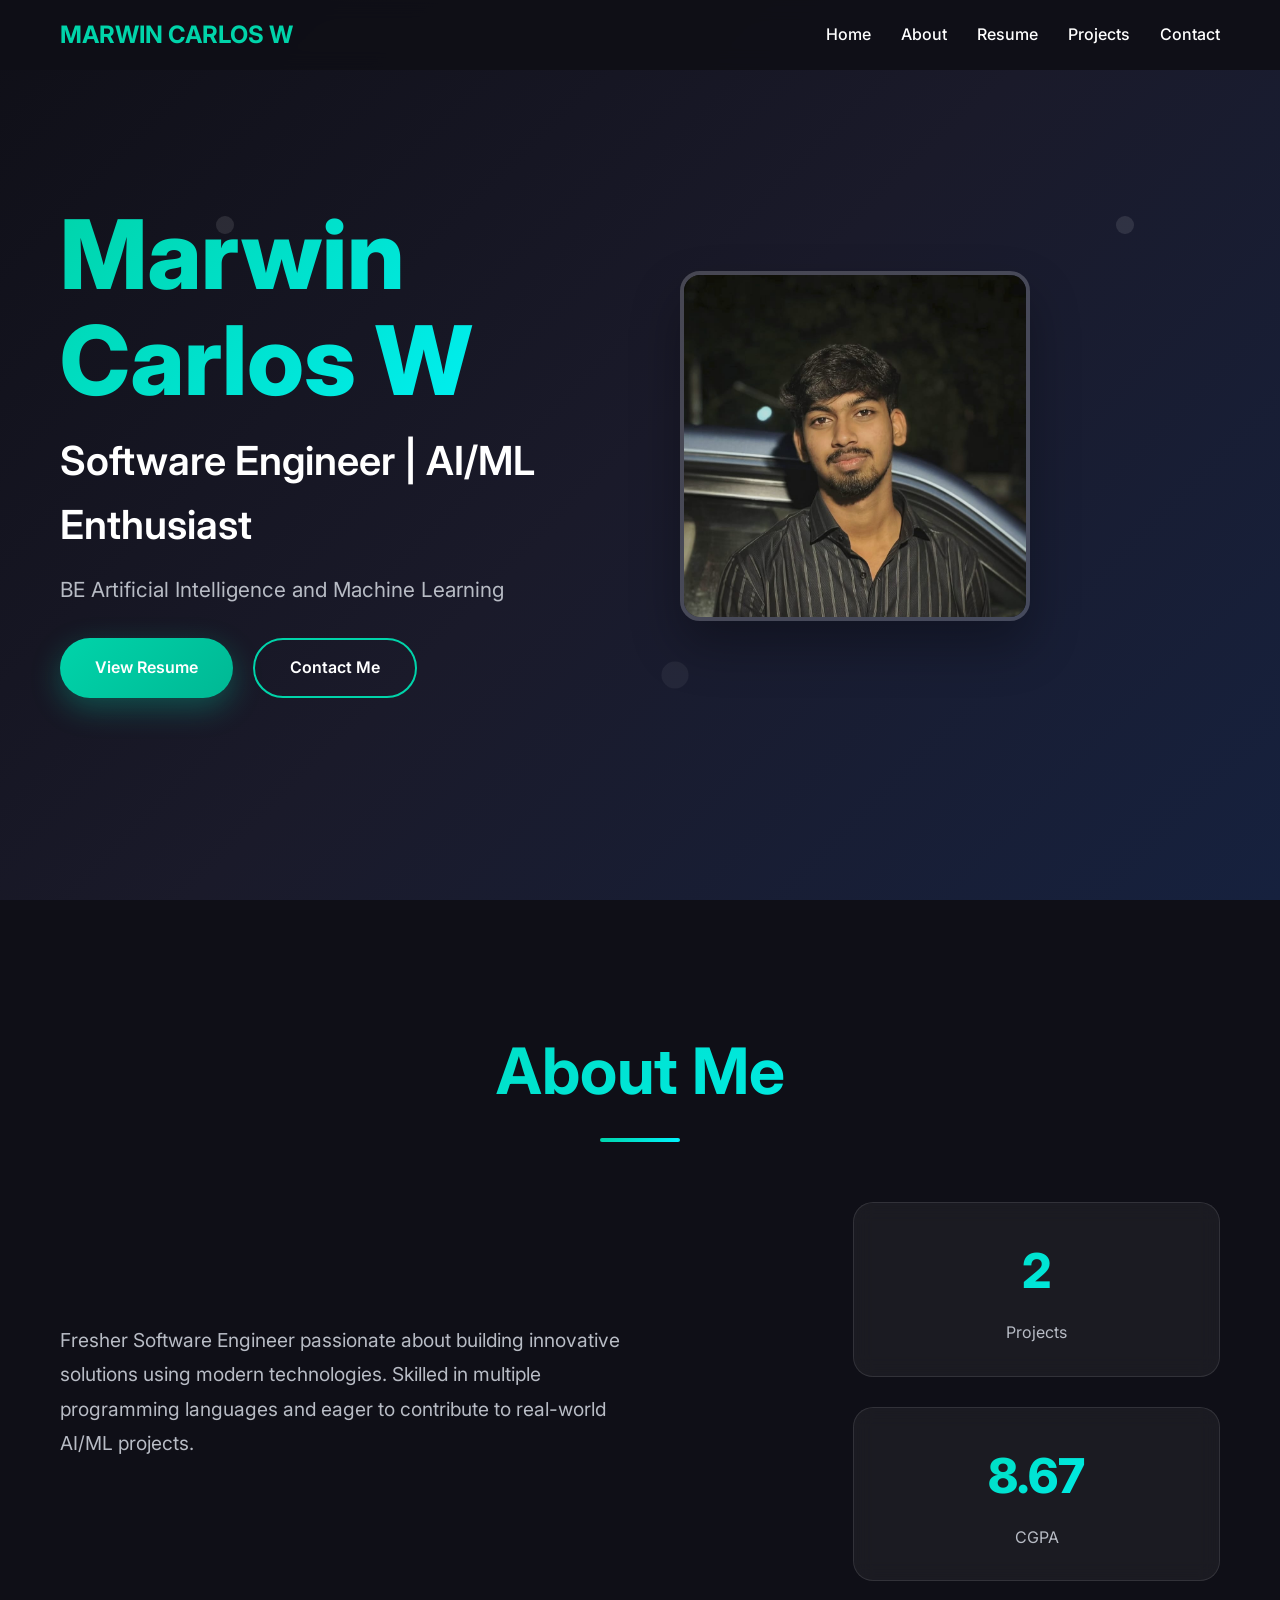
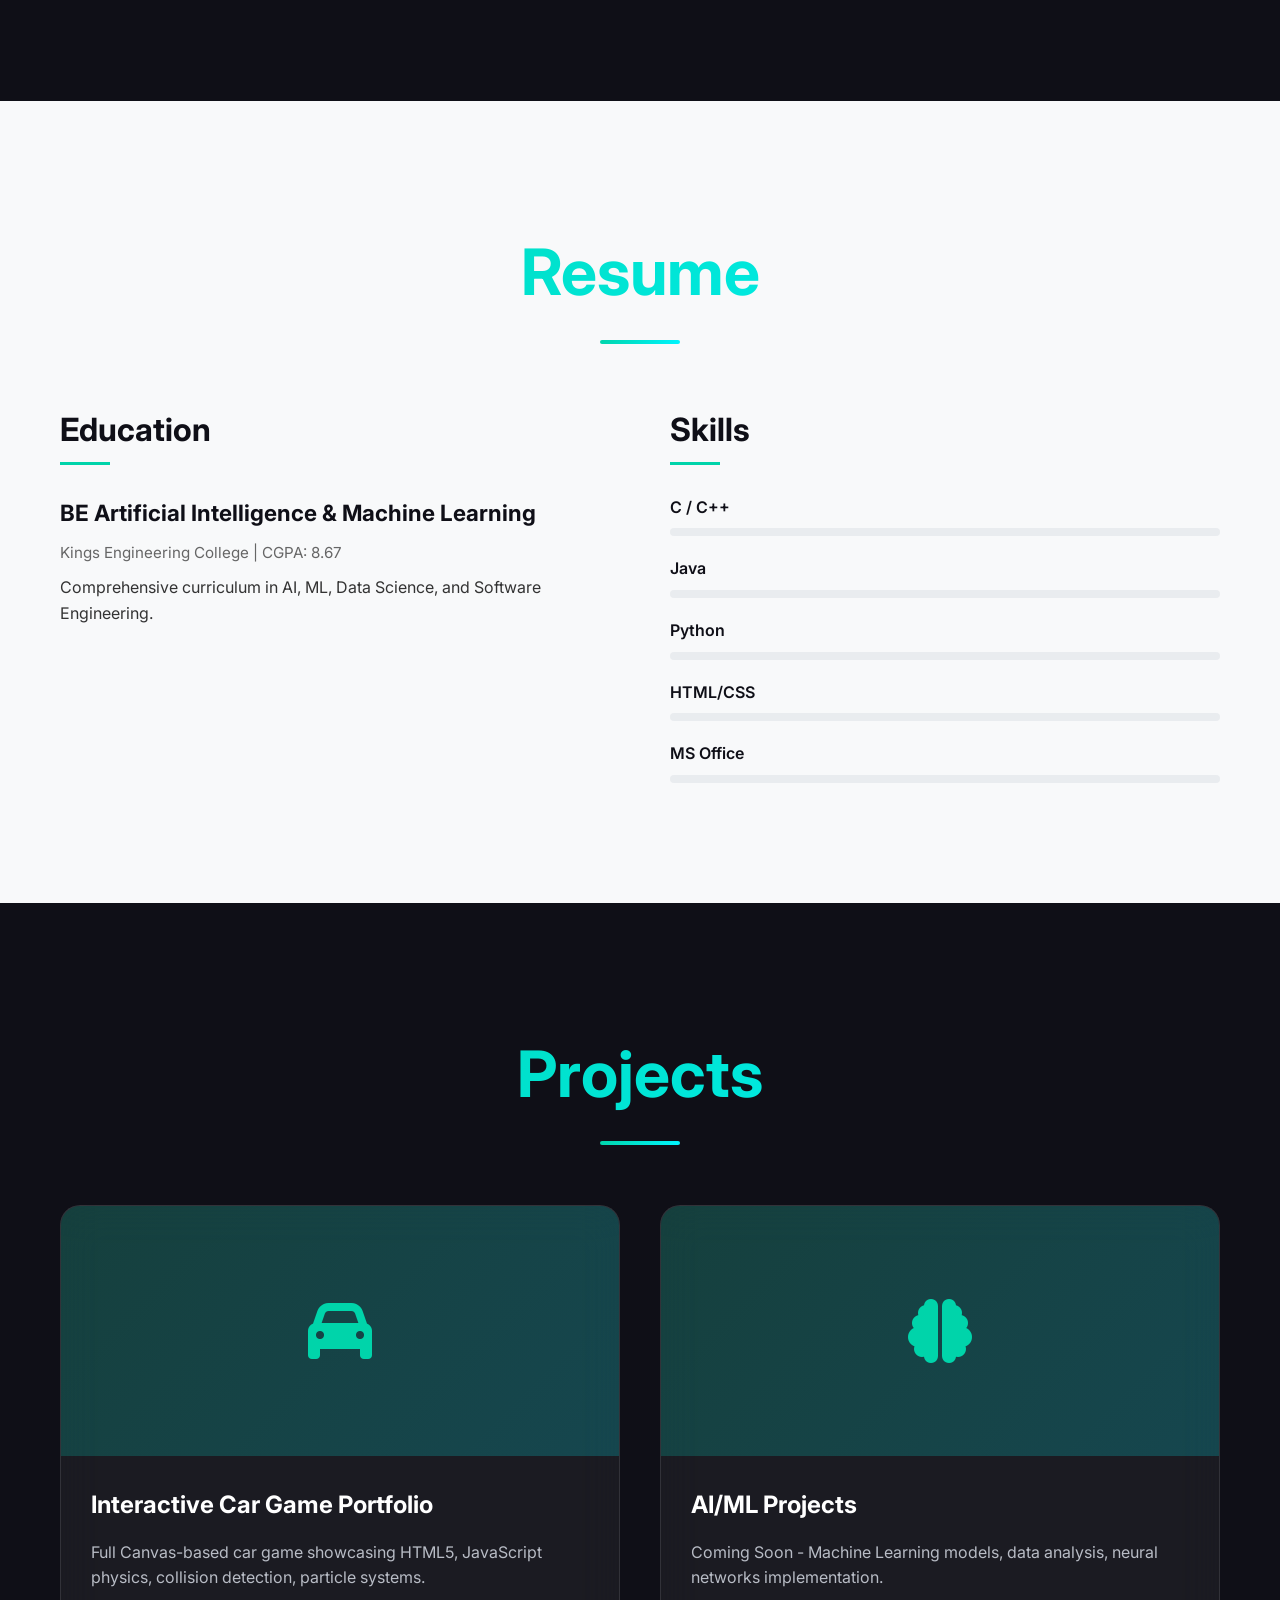
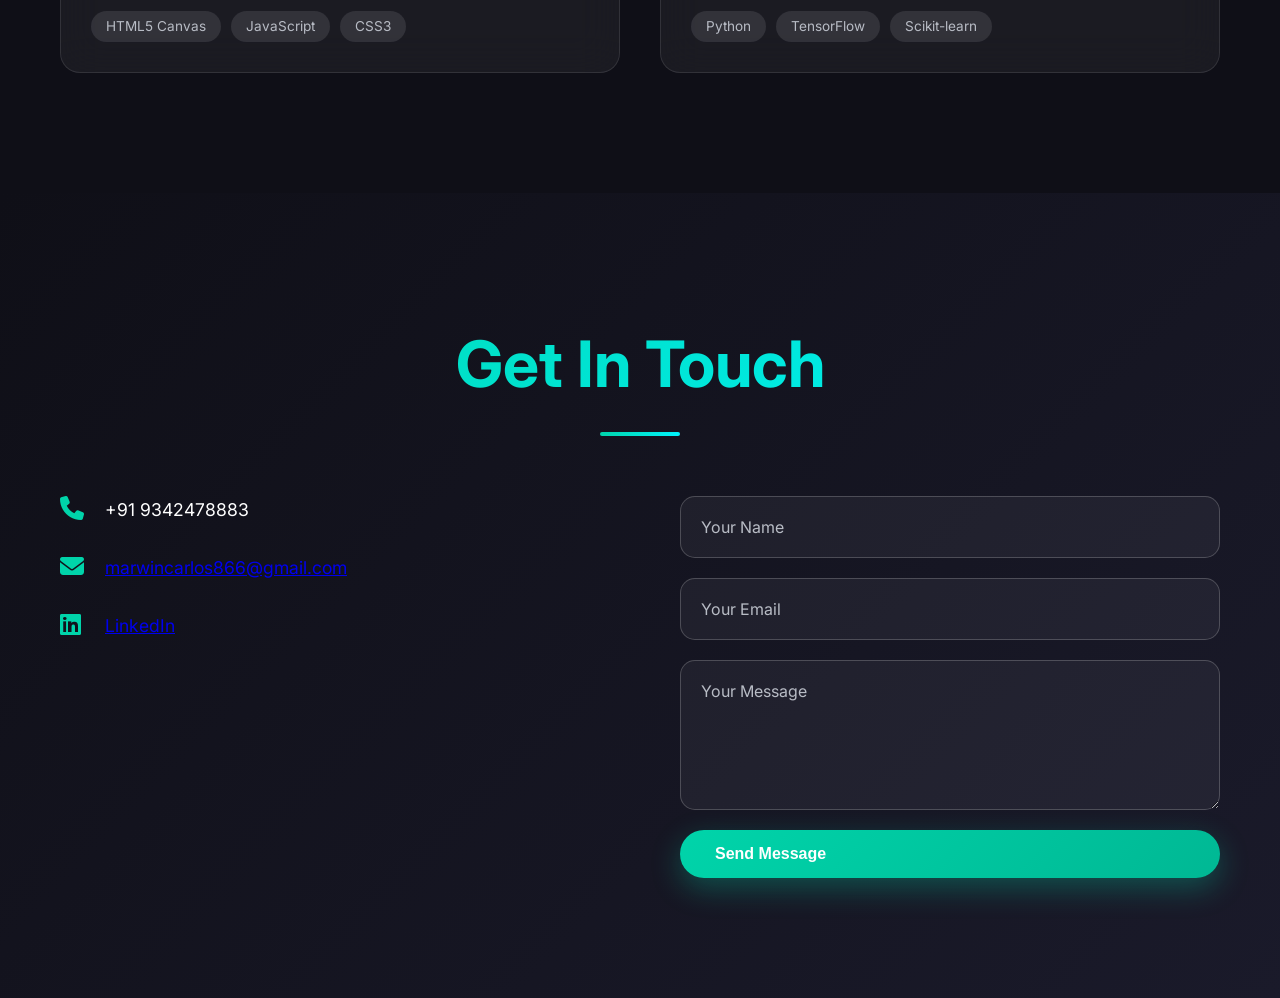
<file: index.html>
<!DOCTYPE html>
<html lang="en">
<head>
    <meta charset="UTF-8">
    <meta name="viewport" content="width=device-width, initial-scale=1.0">
    <title>Marwin Carlos W - Software Developer Portfolio</title>
    <link rel="stylesheet" href="style.css">
    <link href="https://fonts.googleapis.com/css2?family=Inter:wght@300;400;500;600;700&display=swap" rel="stylesheet">
    <link rel="stylesheet" href="https://cdnjs.cloudflare.com/ajax/libs/font-awesome/6.4.0/css/all.min.css">
</head>
<body>
    <nav class="navbar">
        <div class="nav-container">
            <div class="logo">
                <h2>MARWIN CARLOS W</h2>
            </div>
            <ul class="nav-menu">
                <li><a href="#home" class="nav-link">Home</a></li>
                <li><a href="#about" class="nav-link">About</a></li>
                <li><a href="#resume" class="nav-link">Resume</a></li>
                <li><a href="#projects" class="nav-link">Projects</a></li>
                <li><a href="#contact" class="nav-link">Contact</a></li>
            </ul>
            <div class="hamburger">
                <span></span>
                <span></span>
                <span></span>
            </div>
        </div>
    </nav>

    <section id="home" class="hero">
        <div class="hero-container">
            <div class="hero-content">
                <h1 class="hero-title animate">Marwin Carlos W</h1>
                <h2 class="hero-subtitle animate">Software Engineer | AI/ML Enthusiast</h2>
                <p class="hero-desc animate">BE Artificial Intelligence and Machine Learning </p>
                <div class="hero-buttons animate">
                    <a href="#resume" class="btn btn-primary">View Resume</a>
                    <a href="#contact" class="btn btn-secondary">Contact Me</a>
                </div>
            </div>
                <div class="hero-image">
                    <img src="profile.jpg" alt="Marwin Carlos W" class="hero-profile-img" loading="lazy">
                </div>
        </div>
    </section>

    <section id="about" class="about">
        <div class="container">
            <h2 class="section-title">About Me</h2>
            <div class="about-grid">
                <div class="about-text">
                    <p>Fresher Software Engineer passionate about building innovative solutions using modern technologies. Skilled in multiple programming languages and eager to contribute to real-world AI/ML projects.</p>
                </div>
                <div class="about-stats">
                    <div class="stat">
                        <h3>2</h3>
                        <p>Projects</p>
                    </div>
                    <div class="stat">
                        <h3>8.67</h3>
                        <p>CGPA</p>
                    </div>
                </div>
            </div>
        </div>
    </section>

    <section id="resume" class="resume">
        <div class="container">
            <h2 class="section-title">Resume</h2>
            <div class="resume-grid">
                <div class="resume-column">
                    <h3>Education</h3>
                    <div class="resume-item">
                        <h4>BE Artificial Intelligence & Machine Learning</h4>
                        <p class="resume-meta">Kings Engineering College | CGPA: 8.67</p>
                        <p>Comprehensive curriculum in AI, ML, Data Science, and Software Engineering.</p>
                    </div>
                </div>
                <div class="resume-column">
                    <h3>Skills</h3>
                    <div class="skills-list">
                        <div class="skill-item">
                            <span>C / C++</span>
                            <div class="skill-bar">
                                <div class="skill-progress" data-width="90"></div>
                            </div>
                        </div>
                        <div class="skill-item">
                            <span>Java</span>
                            <div class="skill-bar">
                                <div class="skill-progress" data-width="85"></div>
                            </div>
                        </div>
                        <div class="skill-item">
                            <span>Python</span>
                            <div class="skill-bar">
                                <div class="skill-progress" data-width="88"></div>
                            </div>
                        </div>
                        <div class="skill-item">
                            <span>HTML/CSS</span>
                            <div class="skill-bar">
                                <div class="skill-progress" data-width="85"></div>
                            </div>
                        </div>
                        <div class="skill-item">
                            <span>MS Office</span>
                            <div class="skill-bar">
                                <div class="skill-progress" data-width="95"></div>
                            </div>
                        </div>
                    </div>
                </div>
            </div>
        </div>
    </section>

    <section id="projects" class="projects">
        <div class="container">
            <h2 class="section-title">Projects</h2>
            <div class="projects-grid">
                <div class="project-card">
                    <div class="project-img">
                        <i class="fas fa-car"></i>
                    </div>
                    <div class="project-content">
                        <h3>Interactive Car Game Portfolio</h3>
                        <p>Full Canvas-based car game showcasing HTML5, JavaScript physics, collision detection, particle systems.</p>
                        <div class="project-tech">
                            <span>HTML5 Canvas</span>
                            <span>JavaScript</span>
                            <span>CSS3</span>
                        </div>
                    </div>
                </div>
                <div class="project-card">
                    <div class="project-img">
                        <i class="fas fa-brain"></i>
                    </div>
                    <div class="project-content">
                        <h3>AI/ML Projects</h3>
                        <p>Coming Soon - Machine Learning models, data analysis, neural networks implementation.</p>
                        <div class="project-tech">
                            <span>Python</span>
                            <span>TensorFlow</span>
                            <span>Scikit-learn</span>
                        </div>
                    </div>
                </div>
            </div>
        </div>
    </section>

    <section id="contact" class="contact">
        <div class="container">
            <h2 class="section-title">Get In Touch</h2>
            <div class="contact-grid">
                <div class="contact-info">
                    <div class="contact-item">
                        <i class="fas fa-phone"></i>
                        <span>+91 9342478883</span>
                    </div>
                    <div class="contact-item">
                        <i class="fas fa-envelope"></i>
                        <a href="mailto:marwincarlos866@gmail.com">marwincarlos866@gmail.com</a>
                    </div>
                    <div class="contact-item">
                        <i class="fab fa-linkedin"></i>
                        <a href="https://www.linkedin.com/in/marwin-carlos-24540a355?utm_source=share_via&utm_content=profile&utm_medium=member_android" target="_blank">LinkedIn</a>
                    </div>
                </div>
                <form class="contact-form">
                    <input type="text" placeholder="Your Name" required>
                    <input type="email" placeholder="Your Email" required>
                    <textarea placeholder="Your Message" required></textarea>
                    <button type="submit" class="btn btn-primary">Send Message</button>
                </form>
            </div>
        </div>
    </section>

    <script src="script.js"></script>
</body>
</html>
</file>
<file: style.css>
* {
    margin: 0;
    padding: 0;
    box-sizing: border-box;
}

body {
    font-family: 'Inter', sans-serif;
    line-height: 1.6;
    color: #333;
    overflow-x: hidden;
}

.container {
    max-width: 1200px;
    margin: 0 auto;
    padding: 0 20px;
}

/* Navbar */
.navbar {
    position: fixed;
    top: 0;
    width: 100%;
    background: rgba(15, 15, 23, 0.95);
    backdrop-filter: blur(10px);
    z-index: 1000;
    transition: all 0.3s ease;
}

.nav-container {
    max-width: 1200px;
    margin: 0 auto;
    padding: 0 20px;
    display: flex;
    justify-content: space-between;
    align-items: center;
    height: 70px;
}

.logo h2 {
    color: #00d4aa;
    font-weight: 700;
}

.nav-menu {
    display: flex;
    list-style: none;
    gap: 30px;
}

.nav-link {
    color: #fff;
    text-decoration: none;
    font-weight: 500;
    position: relative;
    transition: color 0.3s ease;
}

.nav-link:hover {
    color: #00d4aa;
}

.nav-link::after {
    content: '';
    position: absolute;
    bottom: -5px;
    left: 0;
    width: 0;
    height: 2px;
    background: #00d4aa;
    transition: width 0.3s ease;
}

.nav-link:hover::after {
    width: 100%;
}

.hamburger {
    display: none;
    flex-direction: column;
    cursor: pointer;
}

.hamburger span {
    width: 25px;
    height: 3px;
    background: #fff;
    margin: 3px 0;
    transition: 0.3s;
}

/* Hero */
.hero {
    min-height: 100vh;
    display: flex;
    align-items: center;
    background: linear-gradient(135deg, #0f0f17 0%, #1a1a2a 50%, #16213e 100%);
    position: relative;
    overflow: hidden;
}

.hero::before {
    content: '';
    position: absolute;
    top: 0;
    left: 0;
    right: 0;
    bottom: 0;
    background: url('data:image/svg+xml,<svg xmlns="http://www.w3.org/2000/svg" viewBox="0 0 100 100"><defs><pattern id="grain" width="100" height="100" patternUnits="userSpaceOnUse"><circle cx="25" cy="25" r="1" fill="%23ffffff" opacity="0.1"/><circle cx="75" cy="75" r="1.5" fill="%23ffffff" opacity="0.05"/></pattern></defs><rect width="100" height="100" fill="url(%23grain)"/></svg>');
    pointer-events: none;
}

.hero-container {
    max-width: 1200px;
    margin: 0 auto;
    padding: 0 20px;
    display: grid;
    grid-template-columns: 1fr 1fr;
    gap: 80px;
    align-items: center;
}

.hero-title {
    font-size: clamp(3rem, 8vw, 6rem);
    font-weight: 800;
    background: linear-gradient(135deg, #00d4aa, #00f5ff);
    -webkit-background-clip: text;
    -webkit-text-fill-color: transparent;
    background-clip: text;
    margin-bottom: 1rem;
    line-height: 1.1;
}

.hero-subtitle {
    font-size: clamp(1.5rem, 4vw, 2.5rem);
    color: #fff;
    font-weight: 600;
    margin-bottom: 1rem;
    opacity: 0.9;
}

.hero-desc {
    font-size: 1.3rem;
    color: #b8bcc5;
    margin-bottom: 2rem;
    max-width: 500px;
}

.hero-buttons {
    display: flex;
    gap: 20px;
    flex-wrap: wrap;
}

.btn {
    padding: 15px 35px;
    border-radius: 50px;
    font-weight: 600;
    text-decoration: none;
    transition: all 0.3s ease;
    border: none;
    cursor: pointer;
    font-size: 1rem;
    display: inline-flex;
    align-items: center;
    gap: 10px;
}

.btn-primary {
    background: linear-gradient(135deg, #00d4aa, #00b894);
    color: #fff;
    box-shadow: 0 10px 30px rgba(0, 212, 170, 0.3);
}

.btn-primary:hover {
    transform: translateY(-3px);
    box-shadow: 0 15px 40px rgba(0, 212, 170, 0.4);
}

.btn-secondary {
    background: transparent;
    color: #fff;
    border: 2px solid #00d4aa;
}

.btn-secondary:hover {
    background: #00d4aa;
    transform: translateY(-3px);
}

.hero-profile-img {
    width: 350px;
    height: 350px;
    border-radius: 20px;
    object-fit: cover;
    box-shadow: 0 25px 50px rgba(0,0,0,0.3);
    border: 4px solid rgba(255,255,255,0.2);
    image-rendering: -webkit-optimize-contrast;
    image-rendering: crisp-edges;
}

/* Sections */
section {
    padding: 120px 0;
}

.section-title {
    font-size: clamp(2.5rem, 5vw, 4rem);
    text-align: center;
    margin-bottom: 80px;
    background: linear-gradient(135deg, #00d4aa, #00f5ff);
    -webkit-background-clip: text;
    -webkit-text-fill-color: transparent;
    background-clip: text;
    position: relative;
}

.section-title::after {
    content: '';
    position: absolute;
    bottom: -20px;
    left: 50%;
    transform: translateX(-50%);
    width: 80px;
    height: 4px;
    background: linear-gradient(135deg, #00d4aa, #00f5ff);
    border-radius: 2px;
}

/* About */
.about {
    background: #0f0f17;
    color: #fff;
}

.about-grid {
    display: grid;
    grid-template-columns: 2fr 1fr;
    gap: 60px;
    align-items: center;
}

.about-text p {
    font-size: 1.2rem;
    line-height: 1.8;
    color: #b8bcc5;
    max-width: 600px;
}

.about-stats {
    display: grid;
    gap: 30px;
}

.stat {
    text-align: center;
    padding: 30px;
    background: rgba(255,255,255,0.05);
    border-radius: 20px;
    border: 1px solid rgba(255,255,255,0.1);
    backdrop-filter: blur(10px);
    transition: transform 0.3s ease;
}

.stat:hover {
    transform: translateY(-10px);
}

.stat h3 {
    font-size: 3rem;
    font-weight: 800;
    background: linear-gradient(135deg, #00d4aa, #00f5ff);
    -webkit-background-clip: text;
    -webkit-text-fill-color: transparent;
    margin-bottom: 10px;
}

.stat p {
    color: #b8bcc5;
    font-size: 1rem;
}

/* Resume */
.resume {
    background: #f8f9fa;
}

.resume-grid {
    display: grid;
    grid-template-columns: 1fr 1fr;
    gap: 60px;
}

.resume-column h3 {
    font-size: 2rem;
    margin-bottom: 40px;
    color: #0f0f17;
    position: relative;
}

.resume-column h3::after {
    content: '';
    position: absolute;
    bottom: -10px;
    left: 0;
    width: 50px;
    height: 3px;
    background: #00d4aa;
}

.resume-item {
    margin-bottom: 40px;
}

.resume-item h4 {
    font-size: 1.4rem;
    margin-bottom: 10px;
    color: #0f0f17;
}

.resume-meta {
    color: #666;
    font-size: 0.95rem;
    margin-bottom: 10px;
}

.skills-list {
    display: flex;
    flex-direction: column;
    gap: 20px;
}

.skill-item {
    display: flex;
    flex-direction: column;
    gap: 8px;
}

.skill-item span {
    font-weight: 600;
    color: #0f0f17;
}

.skill-bar {
    height: 8px;
    background: #e9ecef;
    border-radius: 4px;
    overflow: hidden;
}

.skill-progress {
    height: 100%;
    background: linear-gradient(90deg, #00d4aa, #00f5ff);
    width: 0;
    border-radius: 4px;
    transition: width 2s ease-in-out;
}

/* Projects */
.projects {
    background: #0f0f17;
    color: #fff;
}

.projects-grid {
    display: grid;
    grid-template-columns: repeat(auto-fit, minmax(400px, 1fr));
    gap: 40px;
}

.project-card {
    background: rgba(255,255,255,0.05);
    border-radius: 20px;
    overflow: hidden;
    border: 1px solid rgba(255,255,255,0.1);
    backdrop-filter: blur(20px);
    transition: all 0.4s ease;
    cursor: pointer;
}

.project-card:hover {
    transform: translateY(-15px);
    box-shadow: 0 30px 60px rgba(0,212,170,0.3);
}

.project-img {
    height: 250px;
    background: linear-gradient(135deg, rgba(0,212,170,0.2), rgba(0,245,255,0.2));
    display: flex;
    align-items: center;
    justify-content: center;
    font-size: 4rem;
    color: #00d4aa;
}

.project-content {
    padding: 30px;
}

.project-content h3 {
    font-size: 1.5rem;
    margin-bottom: 15px;
    color: #fff;
}

.project-content p {
    color: #b8bcc5;
    margin-bottom: 20px;
    line-height: 1.6;
}

.project-tech {
    display: flex;
    flex-wrap: wrap;
    gap: 10px;
}

.project-tech span {
    background: rgba(255,255,255,0.1);
    padding: 5px 15px;
    border-radius: 20px;
    font-size: 0.85rem;
    color: #b8bcc5;
}

/* Contact */
.contact {
    background: linear-gradient(135deg, #0f0f17 0%, #1a1a2a 100%);
    color: #fff;
}

.contact-grid {
    display: grid;
    grid-template-columns: 1fr 1fr;
    gap: 80px;
}

.contact-item {
    display: flex;
    gap: 15px;
    margin-bottom: 30px;
    font-size: 1.1rem;
}

.contact-item i {
    font-size: 1.5rem;
    color: #00d4aa;
    width: 30px;
}

.contact-form {
    display: flex;
    flex-direction: column;
    gap: 20px;
}

.contact-form input,
.contact-form textarea {
    padding: 20px;
    border: 1px solid rgba(255,255,255,0.2);
    border-radius: 15px;
    background: rgba(255,255,255,0.05);
    color: #fff;
    font-family: inherit;
    font-size: 1rem;
    transition: all 0.3s ease;
}

.contact-form input::placeholder,
.contact-form textarea::placeholder {
    color: #b8bcc5;
}

.contact-form input:focus,
.contact-form textarea:focus {
    outline: none;
    border-color: #00d4aa;
    box-shadow: 0 0 20px rgba(0,212,170,0.2);
    background: rgba(255,255,255,0.08);
}

.contact-form textarea {
    min-height: 150px;
    resize: vertical;
}

/* Animations */
.animate {
    opacity: 0;
    transform: translateY(50px);
}

.animate.active {
    opacity: 1;
    transform: translateY(0);
    transition: all 1s ease;
}

/* Responsive */
@media (max-width: 768px) {
    .hamburger {
        display: flex;
    }
    
    .nav-menu {
        position: fixed;
        left: -100%;
        top: 70px;
        flex-direction: column;
        background: rgba(15,15,23,0.99);
        width: 100%;
        text-align: center;
        transition: 0.3s;
        padding: 40px 0;
    }
    
    .nav-menu.active {
        left: 0;
    }
    
    .hero-container {
        grid-template-columns: 1fr;
        gap: 40px;
        text-align: center;
    }
    
    .about-grid,
    .resume-grid,
    .contact-grid,
    .projects-grid {
        grid-template-columns: 1fr;
        gap: 30px;
    }
    
    .hero-buttons {
        justify-content: center;
    }
}

@media (max-width: 480px) {
    section {
        padding: 80px 0;
    }
    
    .hero-title {
        font-size: 2.5rem;
    }
}
</file>
